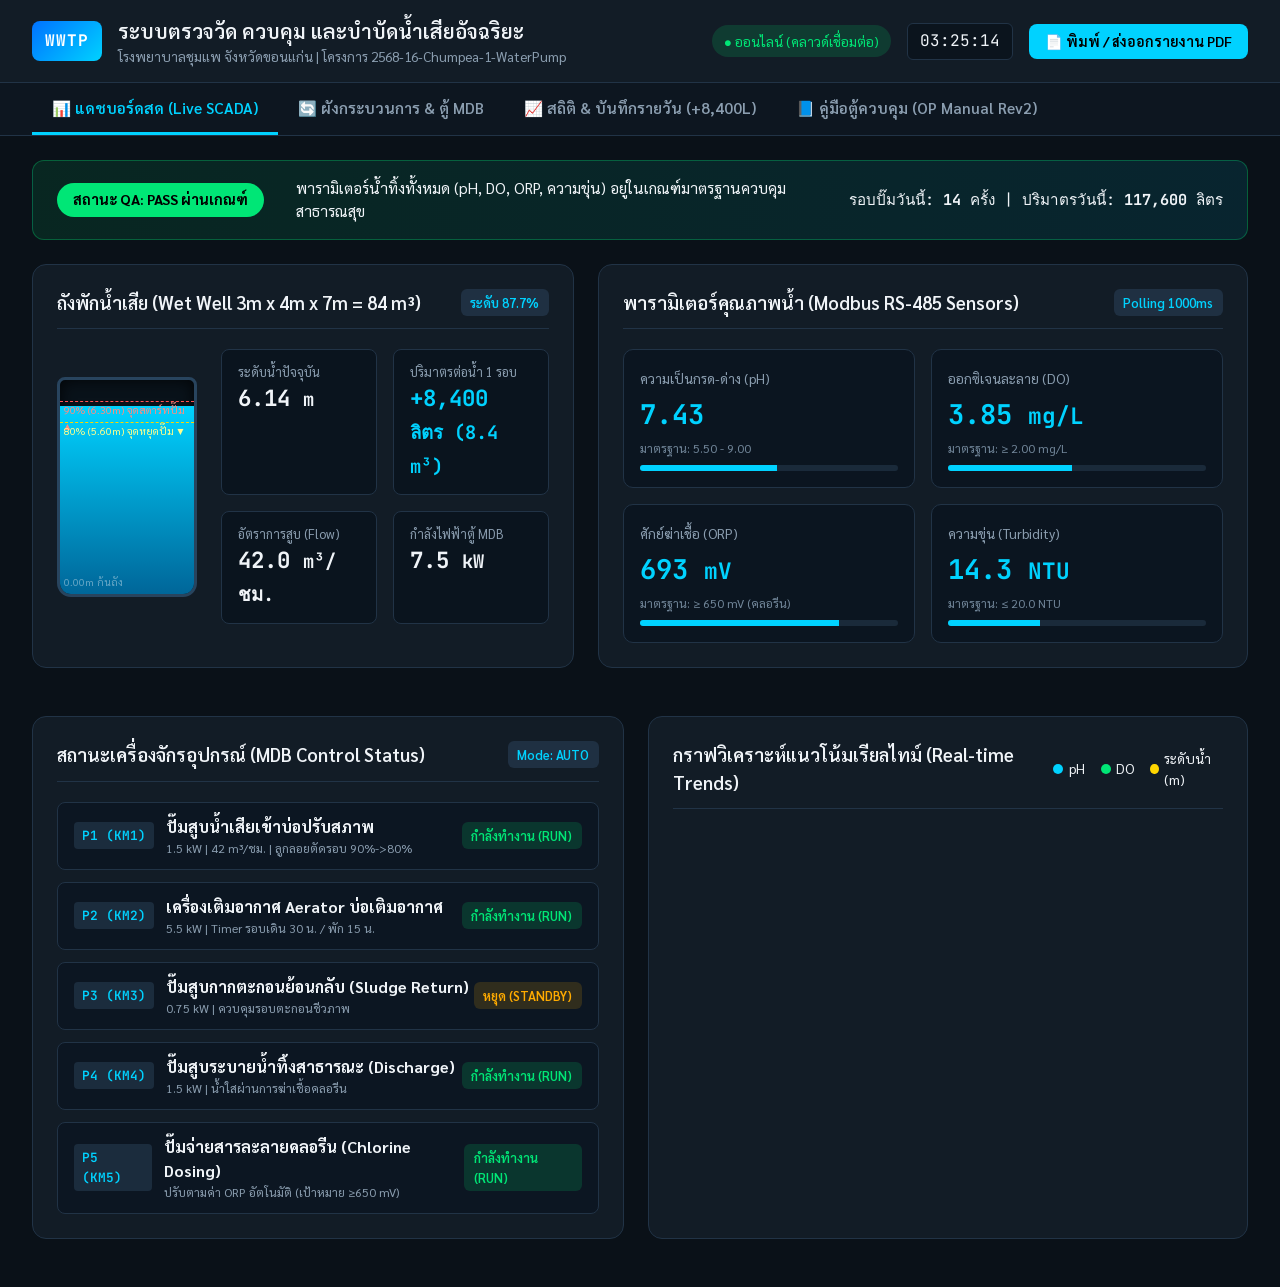
<file: web/index.html>
<!DOCTYPE html>
<html lang="th">
<head>
  <meta charset="UTF-8">
  <meta name="viewport" content="width=device-width, initial-scale=1.0">
  <title>Hospital WWTP SCADA - รพ.ชุมแพ ขอนแก่น</title>
  <link rel="stylesheet" href="style.css">
  <link rel="preconnect" href="https://fonts.googleapis.com">
  <link rel="preconnect" href="https://fonts.gstatic.com" crossorigin>
  <link href="https://fonts.googleapis.com/css2?family=Sarabun:wght@300;400;600;700&family=JetBrains+Mono:wght@400;600&display=swap" rel="stylesheet">
</head>
<body>
  <!-- Header Bar -->
  <header class="navbar">
    <div class="nav-brand">
      <div class="logo-badge">WWTP</div>
      <div>
        <h1 class="nav-title">ระบบตรวจวัด ควบคุม และบำบัดน้ำเสียอัจฉริยะ</h1>
        <p class="nav-subtitle">โรงพยาบาลชุมแพ จังหวัดขอนแก่น | โครงการ 2568-16-Chumpea-1-WaterPump</p>
      </div>
    </div>
    <div class="nav-actions">
      <span class="status-indicator online" id="connectionStatus">● ออนไลน์ (คลาวด์เชื่อมต่อ)</span>
      <span class="system-clock" id="liveClock">00:00:00</span>
      <button class="btn btn-primary" onclick="exportReportPDF()">📄 พิมพ์ / ส่งออกรายงาน PDF</button>
    </div>
  </header>

  <!-- Navigation Tabs -->
  <nav class="subnav">
    <button class="tab-btn active" onclick="switchTab('dashboard')">📊 แดชบอร์ดสด (Live SCADA)</button>
    <button class="tab-btn" onclick="switchTab('process')">🔄 ผังกระบวนการ & ตู้ MDB</button>
    <button class="tab-btn" onclick="switchTab('analytics')">📈 สถิติ & บันทึกรายวัน (+8,400L)</button>
    <button class="tab-btn" onclick="switchTab('manual')">📘 คู่มือตู้ควบคุม (OP Manual Rev2)</button>
  </nav>

  <!-- Main Container -->
  <main class="main-content">
    
    <!-- Tab 1: Live SCADA Dashboard -->
    <section id="tab-dashboard" class="tab-pane active">
      <!-- Top Alert / Compliance Banner -->
      <div class="qa-banner" id="qaBanner">
        <div class="qa-status-pill pass" id="qaPill">สถานะ QA: PASS ผ่านเกณฑ์</div>
        <div class="qa-details" id="qaDetails">
          พารามิเตอร์น้ำทิ้งทั้งหมด (pH, DO, ORP, ความขุ่น) อยู่ในเกณฑ์มาตรฐานควบคุมสาธารณสุข
        </div>
        <div class="qa-cycle-stat">
          รอบปั๊มวันนี้: <strong id="cycleCounter">14</strong> ครั้ง | ปริมาตรวันนี้: <strong id="dailyVolume">117,600</strong> ลิตร
        </div>
      </div>

      <!-- SCADA Grid -->
      <div class="scada-grid">
        <!-- Tank Visualization Card -->
        <div class="card tank-card">
          <div class="card-header">
            <h3>ถังพักน้ำเสีย (Wet Well 3m x 4m x 7m = 84 m³)</h3>
            <span class="badge" id="tankLevelPctBadge">ระดับ 88.5%</span>
          </div>
          <div class="tank-visual-container">
            <div class="tank-wrapper">
              <!-- Tank Fluid -->
              <div class="tank-fluid" id="tankFluid" style="height: 85%;">
                <div class="wave"></div>
                <div class="wave wave2"></div>
              </div>
              <!-- Level Markers -->
              <div class="tank-line line-90">
                <span>90% (6.30m) จุดสตาร์ทปั๊ม ▲</span>
              </div>
              <div class="tank-line line-80">
                <span>80% (5.60m) จุดหยุดปั๊ม ▼</span>
              </div>
              <div class="tank-line line-0">
                <span>0.00m ก้นถัง</span>
              </div>
            </div>
            <!-- Tank Readings -->
            <div class="tank-stats">
              <div class="stat-group">
                <span class="stat-label">ระดับน้ำปัจจุบัน</span>
                <span class="stat-value" id="waterLevelVal">6.15 <small>m</small></span>
              </div>
              <div class="stat-group">
                <span class="stat-label">ปริมาตรต่อน้ำ 1 รอบ</span>
                <span class="stat-value highlight">+8,400 <small>ลิตร (8.4 m³)</small></span>
              </div>
              <div class="stat-group">
                <span class="stat-label">อัตราการสูบ (Flow)</span>
                <span class="stat-value" id="flowRateVal">42.0 <small>m³/ชม.</small></span>
              </div>
              <div class="stat-group">
                <span class="stat-label">กำลังไฟฟ้าตู้ MDB</span>
                <span class="stat-value" id="powerVal">7.2 <small>kW</small></span>
              </div>
            </div>
          </div>
        </div>

        <!-- Telemetry Gauges Card -->
        <div class="card telemetry-card">
          <div class="card-header">
            <h3>พารามิเตอร์คุณภาพน้ำ (Modbus RS-485 Sensors)</h3>
            <span class="badge badge-online">Polling 1000ms</span>
          </div>
          <div class="sensor-grid">
            <div class="sensor-box" id="box-ph">
              <span class="sensor-title">ความเป็นกรด-ด่าง (pH)</span>
              <div class="sensor-val" id="val-ph">7.35</div>
              <span class="sensor-std">มาตรฐาน: 5.50 - 9.00</span>
              <div class="sensor-bar"><div class="fill" id="bar-ph" style="width: 55%;"></div></div>
            </div>

            <div class="sensor-box" id="box-do">
              <span class="sensor-title">ออกซิเจนละลาย (DO)</span>
              <div class="sensor-val" id="val-do">3.85 <small>mg/L</small></div>
              <span class="sensor-std">มาตรฐาน: ≥ 2.00 mg/L</span>
              <div class="sensor-bar"><div class="fill" id="bar-do" style="width: 65%;"></div></div>
            </div>

            <div class="sensor-box" id="box-orp">
              <span class="sensor-title">ศักย์ฆ่าเชื้อ (ORP)</span>
              <div class="sensor-val" id="val-orp">685 <small>mV</small></div>
              <span class="sensor-std">มาตรฐาน: ≥ 650 mV (คลอรีน)</span>
              <div class="sensor-bar"><div class="fill" id="bar-orp" style="width: 78%;"></div></div>
            </div>

            <div class="sensor-box" id="box-turb">
              <span class="sensor-title">ความขุ่น (Turbidity)</span>
              <div class="sensor-val" id="val-turb">14.2 <small>NTU</small></div>
              <span class="sensor-std">มาตรฐาน: ≤ 20.0 NTU</span>
              <div class="sensor-bar"><div class="fill" id="bar-turb" style="width: 35%;"></div></div>
            </div>
          </div>
        </div>
      </div>

      <!-- Equipment Status & Controls -->
      <div class="bottom-grid">
        <!-- Motor / Pump Status -->
        <div class="card">
          <div class="card-header">
            <h3>สถานะเครื่องจักรอุปกรณ์ (MDB Control Status)</h3>
            <span class="badge badge-primary">Mode: AUTO</span>
          </div>
          <div class="equip-list">
            <div class="equip-row">
              <div class="equip-meta">
                <span class="equip-tag">P1 (KM1)</span>
                <div>
                  <strong>ปั๊มสูบน้ำเสียเข้าบ่อปรับสภาพ</strong>
                  <div class="subtext">1.5 kW | 42 m³/ชม. | ลูกลอยตัดรอบ 90%->80%</div>
                </div>
              </div>
              <span class="status-badge running" id="pumpP1Status">กำลังทำงาน (RUN)</span>
            </div>

            <div class="equip-row">
              <div class="equip-meta">
                <span class="equip-tag">P2 (KM2)</span>
                <div>
                  <strong>เครื่องเติมอากาศ Aerator บ่อเติมอากาศ</strong>
                  <div class="subtext">5.5 kW | Timer รอบเดิน 30 น. / พัก 15 น.</div>
                </div>
              </div>
              <span class="status-badge running" id="pumpP2Status">กำลังทำงาน (RUN)</span>
            </div>

            <div class="equip-row">
              <div class="equip-meta">
                <span class="equip-tag">P3 (KM3)</span>
                <div>
                  <strong>ปั๊มสูบกากตะกอนย้อนกลับ (Sludge Return)</strong>
                  <div class="subtext">0.75 kW | ควบคุมรอบตะกอนชีวภาพ</div>
                </div>
              </div>
              <span class="status-badge stopped" id="pumpP3Status">หยุด (STANDBY)</span>
            </div>

            <div class="equip-row">
              <div class="equip-meta">
                <span class="equip-tag">P4 (KM4)</span>
                <div>
                  <strong>ปั๊มสูบระบายน้ำทิ้งสาธารณะ (Discharge)</strong>
                  <div class="subtext">1.5 kW | น้ำใสผ่านการฆ่าเชื้อคลอรีน</div>
                </div>
              </div>
              <span class="status-badge running" id="pumpP4Status">กำลังทำงาน (RUN)</span>
            </div>

            <div class="equip-row">
              <div class="equip-meta">
                <span class="equip-tag">P5 (KM5)</span>
                <div>
                  <strong>ปั๊มจ่ายสารละลายคลอรีน (Chlorine Dosing)</strong>
                  <div class="subtext">ปรับตามค่า ORP อัตโนมัติ (เป้าหมาย ≥650 mV)</div>
                </div>
              </div>
              <span class="status-badge running" id="pumpP5Status">กำลังทำงาน (RUN)</span>
            </div>
          </div>
        </div>

        <!-- Live Trend Chart -->
        <div class="card">
          <div class="card-header">
            <h3>กราฟวิเคราะห์แนวโน้มเรียลไทม์ (Real-time Trends)</h3>
            <div class="chart-legend">
              <span class="legend-item"><span class="dot ph"></span> pH</span>
              <span class="legend-item"><span class="dot do"></span> DO</span>
              <span class="legend-item"><span class="dot lvl"></span> ระดับน้ำ (m)</span>
            </div>
          </div>
          <div class="chart-container">
            <canvas id="trendCanvas" width="550" height="240"></canvas>
          </div>
        </div>
      </div>
    </section>

    <!-- Tab 2: Process Flow & Blueprint -->
    <section id="tab-process" class="tab-pane">
      <div class="card">
        <div class="card-header">
          <h3>แบบแปลนผังกระบวนการ (Process Flow) และตู้ควบคุมอัจฉริยะ</h3>
          <span class="badge">รพ.ชุมแพ ขอนแก่น</span>
        </div>
        <div class="flow-steps-grid">
          <div class="flow-step">
            <div class="step-num">1</div>
            <h4>บ่อดักขยะ (Screen Chamber)</h4>
            <p>ดักเศษขยะและสิ่งปฏิกูลหยาบ ก่อนน้ำเสียไหลเข้าบ่อสูบ</p>
          </div>
          <div class="flow-step highlight">
            <div class="step-num">2</div>
            <h4>บ่อสูบน้ำเสีย (Sump Pit)</h4>
            <p>ถังพัก 3x4x7m (84 m³) ลูกลอย FS-H/FS-L ตัดรอบสูบ 8,400 ลิตร/รอบ</p>
          </div>
          <div class="flow-step">
            <div class="step-num">3</div>
            <h4>ถังปรับสภาพ (Equalization)</h4>
            <p>ปรับสมดุลการไหลและค่า pH ให้คงที่ก่อนเข้าสู่บ่อชีวภาพ</p>
          </div>
          <div class="flow-step">
            <div class="step-num">4</div>
            <h4>ถังเติมอากาศ (Aeration Tank)</h4>
            <p>Aerator 5.5 kW เติมออกซิเจนให้จุลินทรีย์ (DO ≥ 2.0 mg/L)</p>
          </div>
          <div class="flow-step">
            <div class="step-num">5</div>
            <h4>ถังตกตะกอน (Sedimentation)</h4>
            <p>แยกน้ำใสออกจากกากตะกอน สูบ Sludge Return กลับบ่อ</p>
          </div>
          <div class="flow-step">
            <div class="step-num">6</div>
            <h4>ถังสัมผัสคลอรีน (Disinfection)</h4>
            <p>ฆ่าเชื้อโรคด้วยคลอรีน (ORP ≥ 650 mV) ก่อนระบายน้ำทิ้ง</p>
          </div>
        </div>
        <div class="circuit-summary">
          <h4>วงจรไฟฟ้าตู้ MDB และเบรกเกอร์</h4>
          <div class="breaker-grid">
            <div class="breaker-item"><strong>Q1:</strong> Main MCCB 100A (3P)</div>
            <div class="breaker-item"><strong>Q2:</strong> ปั๊มน้ำเสีย P1 (16A 3P)</div>
            <div class="breaker-item"><strong>Q3:</strong> เครื่องเติมอากาศ P2 (20A 3P)</div>
            <div class="breaker-item"><strong>Q4:</strong> ตะกอนย้อนกลับ P3 (10A 3P)</div>
            <div class="breaker-item"><strong>Q5:</strong> ปั๊มน้ำทิ้ง P4 (16A 3P)</div>
            <div class="breaker-item"><strong>Q6:</strong> ปั๊มคลอรีน P5 (6A 1P)</div>
            <div class="breaker-item"><strong>Q7:</strong> วงจรควบคุม 24VDC (10A)</div>
            <div class="breaker-item highlight"><strong>E-Stop:</strong> ปุ่มหยุดฉุกเฉิน Safety Bus</div>
          </div>
        </div>
      </div>
    </section>

    <!-- Tab 3: Analytics & Daily Records -->
    <section id="tab-analytics" class="tab-pane">
      <div class="card">
        <div class="card-header">
          <h3>สรุปสถิติประจำวันและรายเดือน (QA Compliance Report)</h3>
          <div>
            <button class="btn btn-secondary" onclick="downloadCSV()">📥 ดาวน์โหลดไฟล์ Excel (CSV)</button>
            <button class="btn btn-primary" onclick="exportReportPDF()">📄 พิมพ์รายงาน PDF</button>
          </div>
        </div>
        <div class="stats-overview-grid">
          <div class="metric-card">
            <span class="m-label">รอบปั๊มสูบวันนี้ (ครั้ง)</span>
            <span class="m-val" id="repDailyCycles">14</span>
            <span class="m-sub">คำนวณจาก Falling Edge 1->0</span>
          </div>
          <div class="metric-card">
            <span class="m-label">ปริมาณน้ำบำบัดวันนี้ (ลิตร)</span>
            <span class="m-val" id="repDailyLiters">117,600</span>
            <span class="m-sub">14 รอบ x 8,400 ลิตร</span>
          </div>
          <div class="metric-card">
            <span class="m-label">ปริมาณน้ำสะสมเดือนนี้ (m³)</span>
            <span class="m-val" id="repMonthlyM3">2,856.0</span>
            <span class="m-sub">คิดเป็น 2,856,000 ลิตร</span>
          </div>
          <div class="metric-card">
            <span class="m-label">อัตราผ่านเกณฑ์มาตรฐาน</span>
            <span class="m-val text-success">99.4%</span>
            <span class="m-sub">เกณฑ์ pH, DO, ORP สาธารณสุข</span>
          </div>
        </div>
        <div class="table-container">
          <table class="report-table">
            <thead>
              <tr>
                <th>เวลา</th>
                <th>ระดับน้ำ (m)</th>
                <th>pH</th>
                <th>DO (mg/L)</th>
                <th>ORP (mV)</th>
                <th>ความขุ่น (NTU)</th>
                <th>สถานะปั๊ม</th>
                <th>ปริมาตรรอบนี้</th>
                <th>สถานะ QA</th>
              </tr>
            </thead>
            <tbody id="reportTableBody">
              <!-- Dynamically populated rows -->
            </tbody>
          </table>
        </div>
      </div>
    </section>

    <!-- Tab 4: OP Manual Rev2 & FAQ -->
    <section id="tab-manual" class="tab-pane">
      <div class="card">
        <div class="card-header">
          <h3>คู่มือการใช้งานและบำรุงรักษาตู้ควบคุม (OP Manual Rev.2)</h3>
          <div class="search-box">
            <input type="text" id="manualSearchInput" placeholder="🔍 ค้นหาคีย์เวิร์ดในคู่มือ (เช่น ลูกลอย, pH, Overload)..." onkeyup="filterManual()">
          </div>
        </div>
        <div class="manual-content" id="manualContainer">
          <div class="manual-section" data-keywords="สเปก บอร์ด esp32 raspberry pi สเปค">
            <h4>1. ข้อมูลจำเพาะของบอร์ดควบคุม (Hardware Specifications)</h4>
            <p><strong>ESP32-S3:</strong> ความเร็ว 240 MHz Dual-core, SRAM 512KB, Flash 8MB ทำหน้าที่อ่านเซนเซอร์ Modbus RS-485 และประมวลผลลอจิกตัดรอบปั๊มน้ำ 90% -> 80% (+8,400 ลิตร)</p>
            <p><strong>Raspberry Pi 3 Model B+:</strong> 64-bit 1.4 GHz, RAM 1GB ทำหน้าที่เป็น MQTT Broker, Data Logging และจัดทำรายงานรายวัน/รายเดือน</p>
          </div>

          <div class="manual-section" data-keywords="ลูกลอย 90% 80% ปริมาตร 8400 ลิตร ถังพักน้ำ">
            <h4>2. มิติถังพักและการคำนวณปริมาตรไฮดรอลิกส์</h4>
            <p>ถังพักน้ำเสียขนาด กว้าง 3.0m x ยาว 4.0m x ลึก 7.0m ปริมาตรรวม 84.0 m³</p>
            <p>ลูกลอย FS-H สั่งเริ่มสูบที่ 90% (6.30m) และ FS-L สั่งหยุดสูบที่ 80% (5.60m) ความสูงลดลง 0.70m</p>
            <p><strong>ปริมาตรน้ำที่สูบออกต่อ 1 รอบ = 3 x 4 x 0.70 = 8.40 m³ = 8,400 ลิตร</strong></p>
          </div>

          <div class="manual-section" data-keywords="ปัญหา แก้ไข trouble overload ปั๊มไม่ตัด e-stop rs485">
            <h4>3. การแก้ไขปัญหาเบื้องต้นหน้างาน (Troubleshooting Matrix)</h4>
            <ul>
              <li><strong>ปั๊มไม่ยอมตัดเมื่อน้ำลด:</strong> ให้หมุนสวิตช์หน้าตู้ไปที่ OFF ทันที ตรวจสอบลูกลอย FS-L ทำความสะอาดคราบไขมัน</li>
              <li><strong>ไฟ Overload Trip ติดค้าง:</strong> สับเบรกเกอร์ลง ตรวจสอบเศษขยะอุดตันใบพัดปั๊ม และกดปุ่ม Reset สีฟ้าบน Thermal Overload</li>
              <li><strong>ค่า pH หรือ DO ไม่ขึ้น:</strong> ตรวจสอบสาย RS-485 ขั้ว A-B และล้างคราบเมือกแบคทีเรียบนหัวโพรบ</li>
            </ul>
          </div>

          <div class="manual-section" data-keywords="faq คำถาม บ่อย เน็ตหลุด loto ปลอดภัย">
            <h4>4. คำถามที่พบบ่อย (FAQ)</h4>
            <p><strong>ถาม: หากเน็ตหลุด ตู้ควบคุมยังทำงานอัตโนมัติได้หรือไม่?</strong><br>ตอบ: ทำงานได้ตามปกติ 100% ลอจิกทำงานบนบอร์ด ESP32 โดยตรง ไม่ได้พึ่งพาคลาวด์</p>
            <p><strong>ถาม: ความปลอดภัยด้านไฟฟ้าและเคมีมีข้อควรระวังใดบ้าง?</strong><br>ตอบ: ต้องปฏิบัติตามมาตรฐาน LOTO ตัดไฟทุกครั้งก่อนเปิดตู้ และห้ามลงบ่อพักน้ำเสียโดยไม่มีอุปกรณ์ตรวจวัดก๊าซและหน้ากาก SCBA</p>
          </div>
        </div>
      </div>
    </section>

  </main>

  <script src="app.js"></script>
</body>
</html>
</file>
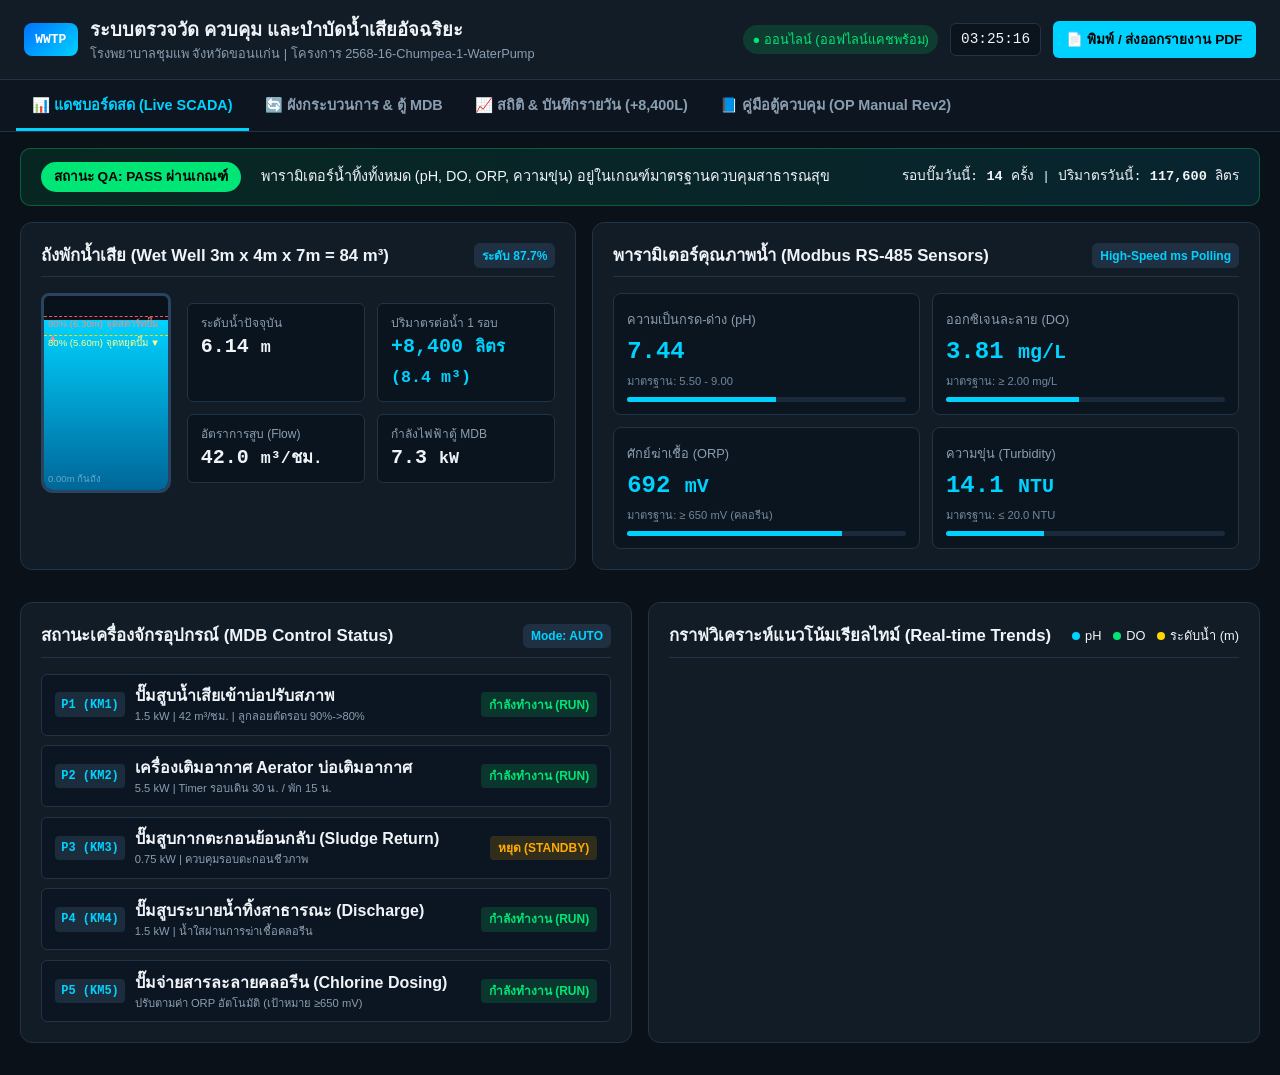
<file: app/src/main/assets/web/index.html>
<!DOCTYPE html>
<html lang="th">
<head>
  <meta charset="UTF-8">
  <meta name="viewport" content="width=device-width, initial-scale=1.0">
  <title>Hospital WWTP SCADA - รพ.ชุมแพ ขอนแก่น</title>
  <link rel="stylesheet" href="style.css">
</head>
<body>
  <header class="navbar">
    <div class="nav-brand">
      <div class="logo-badge">WWTP</div>
      <div>
        <h1 class="nav-title">ระบบตรวจวัด ควบคุม และบำบัดน้ำเสียอัจฉริยะ</h1>
        <p class="nav-subtitle">โรงพยาบาลชุมแพ จังหวัดขอนแก่น | โครงการ 2568-16-Chumpea-1-WaterPump</p>
      </div>
    </div>
    <div class="nav-actions">
      <span class="status-indicator online" id="connectionStatus">● ออนไลน์ (ออฟไลน์แคชพร้อม)</span>
      <span class="system-clock" id="liveClock">00:00:00</span>
      <button class="btn btn-primary" onclick="exportReportPDF()">📄 พิมพ์ / ส่งออกรายงาน PDF</button>
    </div>
  </header>

  <nav class="subnav">
    <button class="tab-btn active" onclick="switchTab('dashboard')">📊 แดชบอร์ดสด (Live SCADA)</button>
    <button class="tab-btn" onclick="switchTab('process')">🔄 ผังกระบวนการ & ตู้ MDB</button>
    <button class="tab-btn" onclick="switchTab('analytics')">📈 สถิติ & บันทึกรายวัน (+8,400L)</button>
    <button class="tab-btn" onclick="switchTab('manual')">📘 คู่มือตู้ควบคุม (OP Manual Rev2)</button>
  </nav>

  <main class="main-content">
    <section id="tab-dashboard" class="tab-pane active">
      <div class="qa-banner" id="qaBanner">
        <div class="qa-status-pill pass" id="qaPill">สถานะ QA: PASS ผ่านเกณฑ์</div>
        <div class="qa-details" id="qaDetails">
          พารามิเตอร์น้ำทิ้งทั้งหมด (pH, DO, ORP, ความขุ่น) อยู่ในเกณฑ์มาตรฐานควบคุมสาธารณสุข
        </div>
        <div class="qa-cycle-stat">
          รอบปั๊มวันนี้: <strong id="cycleCounter">14</strong> ครั้ง | ปริมาตรวันนี้: <strong id="dailyVolume">117,600</strong> ลิตร
        </div>
      </div>

      <div class="scada-grid">
        <div class="card tank-card">
          <div class="card-header">
            <h3>ถังพักน้ำเสีย (Wet Well 3m x 4m x 7m = 84 m³)</h3>
            <span class="badge" id="tankLevelPctBadge">ระดับ 88.5%</span>
          </div>
          <div class="tank-visual-container">
            <div class="tank-wrapper">
              <div class="tank-fluid" id="tankFluid" style="height: 85%;">
                <div class="wave"></div>
              </div>
              <div class="tank-line line-90"><span>90% (6.30m) จุดสตาร์ทปั๊ม ▲</span></div>
              <div class="tank-line line-80"><span>80% (5.60m) จุดหยุดปั๊ม ▼</span></div>
              <div class="tank-line line-0"><span>0.00m ก้นถัง</span></div>
            </div>
            <div class="tank-stats">
              <div class="stat-group">
                <span class="stat-label">ระดับน้ำปัจจุบัน</span>
                <span class="stat-value" id="waterLevelVal">6.15 <small>m</small></span>
              </div>
              <div class="stat-group">
                <span class="stat-label">ปริมาตรต่อน้ำ 1 รอบ</span>
                <span class="stat-value highlight">+8,400 <small>ลิตร (8.4 m³)</small></span>
              </div>
              <div class="stat-group">
                <span class="stat-label">อัตราการสูบ (Flow)</span>
                <span class="stat-value" id="flowRateVal">42.0 <small>m³/ชม.</small></span>
              </div>
              <div class="stat-group">
                <span class="stat-label">กำลังไฟฟ้าตู้ MDB</span>
                <span class="stat-value" id="powerVal">7.2 <small>kW</small></span>
              </div>
            </div>
          </div>
        </div>

        <div class="card telemetry-card">
          <div class="card-header">
            <h3>พารามิเตอร์คุณภาพน้ำ (Modbus RS-485 Sensors)</h3>
            <span class="badge badge-online">High-Speed ms Polling</span>
          </div>
          <div class="sensor-grid">
            <div class="sensor-box" id="box-ph">
              <span class="sensor-title">ความเป็นกรด-ด่าง (pH)</span>
              <div class="sensor-val" id="val-ph">7.35</div>
              <span class="sensor-std">มาตรฐาน: 5.50 - 9.00</span>
              <div class="sensor-bar"><div class="fill" id="bar-ph" style="width: 55%;"></div></div>
            </div>
            <div class="sensor-box" id="box-do">
              <span class="sensor-title">ออกซิเจนละลาย (DO)</span>
              <div class="sensor-val" id="val-do">3.85 <small>mg/L</small></div>
              <span class="sensor-std">มาตรฐาน: ≥ 2.00 mg/L</span>
              <div class="sensor-bar"><div class="fill" id="bar-do" style="width: 65%;"></div></div>
            </div>
            <div class="sensor-box" id="box-orp">
              <span class="sensor-title">ศักย์ฆ่าเชื้อ (ORP)</span>
              <div class="sensor-val" id="val-orp">685 <small>mV</small></div>
              <span class="sensor-std">มาตรฐาน: ≥ 650 mV (คลอรีน)</span>
              <div class="sensor-bar"><div class="fill" id="bar-orp" style="width: 78%;"></div></div>
            </div>
            <div class="sensor-box" id="box-turb">
              <span class="sensor-title">ความขุ่น (Turbidity)</span>
              <div class="sensor-val" id="val-turb">14.2 <small>NTU</small></div>
              <span class="sensor-std">มาตรฐาน: ≤ 20.0 NTU</span>
              <div class="sensor-bar"><div class="fill" id="bar-turb" style="width: 35%;"></div></div>
            </div>
          </div>
        </div>
      </div>

      <div class="bottom-grid">
        <div class="card">
          <div class="card-header">
            <h3>สถานะเครื่องจักรอุปกรณ์ (MDB Control Status)</h3>
            <span class="badge badge-primary">Mode: AUTO</span>
          </div>
          <div class="equip-list">
            <div class="equip-row">
              <div class="equip-meta">
                <span class="equip-tag">P1 (KM1)</span>
                <div>
                  <strong>ปั๊มสูบน้ำเสียเข้าบ่อปรับสภาพ</strong>
                  <div class="subtext">1.5 kW | 42 m³/ชม. | ลูกลอยตัดรอบ 90%->80%</div>
                </div>
              </div>
              <span class="status-badge running" id="pumpP1Status">กำลังทำงาน (RUN)</span>
            </div>
            <div class="equip-row">
              <div class="equip-meta">
                <span class="equip-tag">P2 (KM2)</span>
                <div>
                  <strong>เครื่องเติมอากาศ Aerator บ่อเติมอากาศ</strong>
                  <div class="subtext">5.5 kW | Timer รอบเดิน 30 น. / พัก 15 น.</div>
                </div>
              </div>
              <span class="status-badge running" id="pumpP2Status">กำลังทำงาน (RUN)</span>
            </div>
            <div class="equip-row">
              <div class="equip-meta">
                <span class="equip-tag">P3 (KM3)</span>
                <div>
                  <strong>ปั๊มสูบกากตะกอนย้อนกลับ (Sludge Return)</strong>
                  <div class="subtext">0.75 kW | ควบคุมรอบตะกอนชีวภาพ</div>
                </div>
              </div>
              <span class="status-badge stopped" id="pumpP3Status">หยุด (STANDBY)</span>
            </div>
            <div class="equip-row">
              <div class="equip-meta">
                <span class="equip-tag">P4 (KM4)</span>
                <div>
                  <strong>ปั๊มสูบระบายน้ำทิ้งสาธารณะ (Discharge)</strong>
                  <div class="subtext">1.5 kW | น้ำใสผ่านการฆ่าเชื้อคลอรีน</div>
                </div>
              </div>
              <span class="status-badge running" id="pumpP4Status">กำลังทำงาน (RUN)</span>
            </div>
            <div class="equip-row">
              <div class="equip-meta">
                <span class="equip-tag">P5 (KM5)</span>
                <div>
                  <strong>ปั๊มจ่ายสารละลายคลอรีน (Chlorine Dosing)</strong>
                  <div class="subtext">ปรับตามค่า ORP อัตโนมัติ (เป้าหมาย ≥650 mV)</div>
                </div>
              </div>
              <span class="status-badge running" id="pumpP5Status">กำลังทำงาน (RUN)</span>
            </div>
          </div>
        </div>

        <div class="card">
          <div class="card-header">
            <h3>กราฟวิเคราะห์แนวโน้มเรียลไทม์ (Real-time Trends)</h3>
            <div class="chart-legend">
              <span class="legend-item"><span class="dot ph"></span> pH</span>
              <span class="legend-item"><span class="dot do"></span> DO</span>
              <span class="legend-item"><span class="dot lvl"></span> ระดับน้ำ (m)</span>
            </div>
          </div>
          <div class="chart-container">
            <canvas id="trendCanvas" width="550" height="240"></canvas>
          </div>
        </div>
      </div>
    </section>

    <section id="tab-process" class="tab-pane">
      <div class="card">
        <div class="card-header">
          <h3>แบบแปลนผังกระบวนการ (Process Flow) และตู้ควบคุมอัจฉริยะ</h3>
          <span class="badge">รพ.ชุมแพ ขอนแก่น</span>
        </div>
        <div class="flow-steps-grid">
          <div class="flow-step">
            <div class="step-num">1</div>
            <h4>บ่อดักขยะ (Screen Chamber)</h4>
            <p>ดักเศษขยะและสิ่งปฏิกูลหยาบ ก่อนน้ำเสียไหลเข้าบ่อสูบ</p>
          </div>
          <div class="flow-step highlight">
            <div class="step-num">2</div>
            <h4>บ่อสูบน้ำเสีย (Sump Pit)</h4>
            <p>ถังพัก 3x4x7m (84 m³) ลูกลอย FS-H/FS-L ตัดรอบสูบ 8,400 ลิตร/รอบ</p>
          </div>
          <div class="flow-step">
            <div class="step-num">3</div>
            <h4>ถังปรับสภาพ (Equalization)</h4>
            <p>ปรับสมดุลการไหลและค่า pH ให้คงที่ก่อนเข้าสู่บ่อชีวภาพ</p>
          </div>
          <div class="flow-step">
            <div class="step-num">4</div>
            <h4>ถังเติมอากาศ (Aeration Tank)</h4>
            <p>Aerator 5.5 kW เติมออกซิเจนให้จุลินทรีย์ (DO ≥ 2.0 mg/L)</p>
          </div>
          <div class="flow-step">
            <div class="step-num">5</div>
            <h4>ถังตกตะกอน (Sedimentation)</h4>
            <p>แยกน้ำใสออกจากกากตะกอน สูบ Sludge Return กลับบ่อ</p>
          </div>
          <div class="flow-step">
            <div class="step-num">6</div>
            <h4>ถังสัมผัสคลอรีน (Disinfection)</h4>
            <p>ฆ่าเชื้อโรคด้วยคลอรีน (ORP ≥ 650 mV) ก่อนระบายน้ำทิ้ง</p>
          </div>
        </div>
        <div class="circuit-summary">
          <h4>วงจรไฟฟ้าตู้ MDB และเบรกเกอร์</h4>
          <div class="breaker-grid">
            <div class="breaker-item"><strong>Q1:</strong> Main MCCB 100A (3P)</div>
            <div class="breaker-item"><strong>Q2:</strong> ปั๊มน้ำเสีย P1 (16A 3P)</div>
            <div class="breaker-item"><strong>Q3:</strong> เครื่องเติมอากาศ P2 (20A 3P)</div>
            <div class="breaker-item"><strong>Q4:</strong> ตะกอนย้อนกลับ P3 (10A 3P)</div>
            <div class="breaker-item"><strong>Q5:</strong> ปั๊มน้ำทิ้ง P4 (16A 3P)</div>
            <div class="breaker-item"><strong>Q6:</strong> ปั๊มคลอรีน P5 (6A 1P)</div>
            <div class="breaker-item"><strong>Q7:</strong> วงจรควบคุม 24VDC (10A)</div>
            <div class="breaker-item highlight"><strong>E-Stop:</strong> ปุ่มหยุดฉุกเฉิน Safety Bus</div>
          </div>
        </div>
      </div>
    </section>

    <section id="tab-analytics" class="tab-pane">
      <div class="card">
        <div class="card-header">
          <h3>สรุปสถิติประจำวันและรายเดือน (QA Compliance Report)</h3>
          <div>
            <button class="btn btn-secondary" onclick="downloadCSV()">📥 ดาวน์โหลดไฟล์ Excel (CSV)</button>
            <button class="btn btn-primary" onclick="exportReportPDF()">📄 พิมพ์รายงาน PDF</button>
          </div>
        </div>
        <div class="stats-overview-grid">
          <div class="metric-card">
            <span class="m-label">รอบปั๊มสูบวันนี้ (ครั้ง)</span>
            <span class="m-val" id="repDailyCycles">14</span>
            <span class="m-sub">คำนวณจาก Falling Edge 1->0</span>
          </div>
          <div class="metric-card">
            <span class="m-label">ปริมาณน้ำบำบัดวันนี้ (ลิตร)</span>
            <span class="m-val" id="repDailyLiters">117,600</span>
            <span class="m-sub">14 รอบ x 8,400 ลิตร</span>
          </div>
          <div class="metric-card">
            <span class="m-label">ปริมาณน้ำสะสมเดือนนี้ (m³)</span>
            <span class="m-val" id="repMonthlyM3">2,856.0</span>
            <span class="m-sub">คิดเป็น 2,856,000 ลิตร</span>
          </div>
          <div class="metric-card">
            <span class="m-label">อัตราผ่านเกณฑ์มาตรฐาน</span>
            <span class="m-val text-success">99.4%</span>
            <span class="m-sub">เกณฑ์ pH, DO, ORP สาธารณสุข</span>
          </div>
        </div>
        <div class="table-container">
          <table class="report-table">
            <thead>
              <tr>
                <th>เวลา</th>
                <th>ระดับน้ำ (m)</th>
                <th>pH</th>
                <th>DO (mg/L)</th>
                <th>ORP (mV)</th>
                <th>ความขุ่น (NTU)</th>
                <th>สถานะปั๊ม</th>
                <th>ปริมาตรรอบนี้</th>
                <th>สถานะ QA</th>
              </tr>
            </thead>
            <tbody id="reportTableBody"></tbody>
          </table>
        </div>
      </div>
    </section>

    <section id="tab-manual" class="tab-pane">
      <div class="card">
        <div class="card-header">
          <h3>คู่มือการใช้งานและบำรุงรักษาตู้ควบคุม (OP Manual Rev.2)</h3>
          <div class="search-box">
            <input type="text" id="manualSearchInput" placeholder="🔍 ค้นหาคีย์เวิร์ดในคู่มือ (เช่น ลูกลอย, pH, Overload)..." onkeyup="filterManual()">
          </div>
        </div>
        <div class="manual-content" id="manualContainer">
          <div class="manual-section" data-keywords="สเปก บอร์ด esp32 raspberry pi สเปค">
            <h4>1. ข้อมูลจำเพาะของบอร์ดควบคุม (Hardware Specifications)</h4>
            <p><strong>ESP32-S3:</strong> ความเร็ว 240 MHz Dual-core, SRAM 512KB, Flash 8MB ทำหน้าที่อ่านเซนเซอร์ Modbus RS-485 และประมวลผลลอจิกตัดรอบปั๊มน้ำ 90% -> 80% (+8,400 ลิตร)</p>
            <p><strong>Raspberry Pi 3 Model B+:</strong> 64-bit 1.4 GHz, RAM 1GB ทำหน้าที่เป็น MQTT Broker, Data Logging และจัดทำรายงานรายวัน/รายเดือน</p>
          </div>
          <div class="manual-section" data-keywords="ลูกลอย 90% 80% ปริมาตร 8400 ลิตร ถังพักน้ำ">
            <h4>2. มิติถังพักและการคำนวณปริมาตรไฮดรอลิกส์</h4>
            <p>ถังพักน้ำเสียขนาด กว้าง 3.0m x ยาว 4.0m x ลึก 7.0m ปริมาตรรวม 84.0 m³</p>
            <p>ลูกลอย FS-H สั่งเริ่มสูบที่ 90% (6.30m) และ FS-L สั่งหยุดสูบที่ 80% (5.60m) ความสูงลดลง 0.70m</p>
            <p><strong>ปริมาตรน้ำที่สูบออกต่อ 1 รอบ = 3 x 4 x 0.70 = 8.40 m³ = 8,400 ลิตร</strong></p>
          </div>
          <div class="manual-section" data-keywords="ปัญหา แก้ไข trouble overload ปั๊มไม่ตัด e-stop rs485">
            <h4>3. การแก้ไขปัญหาเบื้องต้นหน้างาน (Troubleshooting Matrix)</h4>
            <ul>
              <li><strong>ปั๊มไม่ยอมตัดเมื่อน้ำลด:</strong> ให้หมุนสวิตช์หน้าตู้ไปที่ OFF ทันที ตรวจสอบลูกลอย FS-L ทำความสะอาดคราบไขมัน</li>
              <li><strong>ไฟ Overload Trip ติดค้าง:</strong> สับเบรกเกอร์ลง ตรวจสอบเศษขยะอุดตันใบพัดปั๊ม และกดปุ่ม Reset สีฟ้าบน Thermal Overload</li>
              <li><strong>ค่า pH หรือ DO ไม่ขึ้น:</strong> ตรวจสอบสาย RS-485 ขั้ว A-B และล้างคราบเมือกแบคทีเรียบนหัวโพรบ</li>
            </ul>
          </div>
          <div class="manual-section" data-keywords="faq คำถาม บ่อย เน็ตหลุด loto ปลอดภัย">
            <h4>4. คำถามที่พบบ่อย (FAQ)</h4>
            <p><strong>ถาม: หากเน็ตหลุด ตู้ควบคุมยังทำงานอัตโนมัติได้หรือไม่?</strong><br>ตอบ: ทำงานได้ตามปกติ 100% ลอจิกทำงานบนบอร์ด ESP32 โดยตรง ไม่ได้พึ่งพาคลาวด์</p>
            <p><strong>ถาม: ความปลอดภัยด้านไฟฟ้าและเคมีมีข้อควรระวังใดบ้าง?</strong><br>ตอบ: ต้องปฏิบัติตามมาตรฐาน LOTO ตัดไฟทุกครั้งก่อนเปิดตู้ และห้ามลงบ่อพักน้ำเสียโดยไม่มีอุปกรณ์ตรวจวัดก๊าซและหน้ากาก SCBA</p>
          </div>
        </div>
      </div>
    </section>
  </main>

  <script src="app.js"></script>
</body>
</html>
</file>
<file: web/style.css>
:root {
  --bg-dark: #0a1118;
  --bg-card: #121c26;
  --bg-card-hover: #182533;
  --border-color: #213346;
  --text-main: #f0f4f8;
  --text-muted: #8b9eb0;
  --primary: #00d2ff;
  --primary-glow: rgba(0, 210, 255, 0.2);
  --success: #00e676;
  --warning: #ffab00;
  --danger: #ff5252;
  --font-thai: 'Sarabun', sans-serif;
  --font-mono: 'JetBrains Mono', monospace;
}

* {
  box-sizing: border-box;
  margin: 0;
  padding: 0;
}

body {
  background-color: var(--bg-dark);
  color: var(--text-main);
  font-family: var(--font-thai);
  line-height: 1.5;
  min-height: 100vh;
}

/* Navbar */
.navbar {
  display: flex;
  justify-content: space-between;
  align-items: center;
  background-color: var(--bg-card);
  padding: 1rem 2rem;
  border-bottom: 1px solid var(--border-color);
  flex-wrap: wrap;
  gap: 1rem;
}

.nav-brand {
  display: flex;
  align-items: center;
  gap: 1rem;
}

.logo-badge {
  background: linear-gradient(135deg, #0072ff, #00d2ff);
  color: white;
  font-weight: 700;
  font-family: var(--font-mono);
  padding: 0.5rem 0.8rem;
  border-radius: 8px;
  letter-spacing: 1px;
}

.nav-title {
  font-size: 1.25rem;
  font-weight: 600;
}

.nav-subtitle {
  font-size: 0.85rem;
  color: var(--text-muted);
}

.nav-actions {
  display: flex;
  align-items: center;
  gap: 1rem;
}

.status-indicator {
  font-size: 0.85rem;
  padding: 0.35rem 0.75rem;
  border-radius: 20px;
  background-color: rgba(0, 230, 118, 0.15);
  color: var(--success);
}

.system-clock {
  font-family: var(--font-mono);
  font-size: 1rem;
  background-color: #0b141d;
  padding: 0.35rem 0.75rem;
  border-radius: 6px;
  border: 1px solid var(--border-color);
}

/* Subnav Tabs */
.subnav {
  display: flex;
  background-color: #0d1620;
  border-bottom: 1px solid var(--border-color);
  padding: 0 2rem;
  overflow-x: auto;
}

.tab-btn {
  background: none;
  border: none;
  color: var(--text-muted);
  font-family: var(--font-thai);
  font-size: 0.95rem;
  font-weight: 600;
  padding: 0.9rem 1.25rem;
  cursor: pointer;
  border-bottom: 3px solid transparent;
  transition: all 0.2s;
  white-space: nowrap;
}

.tab-btn:hover {
  color: var(--text-main);
}

.tab-btn.active {
  color: var(--primary);
  border-bottom-color: var(--primary);
}

/* Main Content */
.main-content {
  padding: 1.5rem 2rem;
  max-width: 1400px;
  margin: 0 auto;
}

.tab-pane {
  display: none;
}

.tab-pane.active {
  display: block;
}

/* QA Banner */
.qa-banner {
  display: flex;
  justify-content: space-between;
  align-items: center;
  background: linear-gradient(90deg, rgba(0, 230, 118, 0.1), rgba(0, 210, 255, 0.1));
  border: 1px solid rgba(0, 230, 118, 0.3);
  padding: 1rem 1.5rem;
  border-radius: 12px;
  margin-bottom: 1.5rem;
  flex-wrap: wrap;
  gap: 1rem;
}

.qa-status-pill {
  font-weight: 700;
  padding: 0.4rem 1rem;
  border-radius: 20px;
  font-size: 0.9rem;
}

.qa-status-pill.pass {
  background-color: var(--success);
  color: #000;
}

.qa-status-pill.fail {
  background-color: var(--danger);
  color: #fff;
}

.qa-details {
  flex: 1;
  font-size: 0.95rem;
  margin: 0 1rem;
}

.qa-cycle-stat {
  font-family: var(--font-mono);
  font-size: 0.95rem;
}

/* Card */
.card {
  background-color: var(--bg-card);
  border: 1px solid var(--border-color);
  border-radius: 14px;
  padding: 1.5rem;
  margin-bottom: 1.5rem;
}

.card-header {
  display: flex;
  justify-content: space-between;
  align-items: center;
  margin-bottom: 1.25rem;
  border-bottom: 1px solid var(--border-color);
  padding-bottom: 0.75rem;
}

.card-header h3 {
  font-size: 1.15rem;
  font-weight: 600;
}

.badge {
  background-color: #1f3042;
  color: var(--primary);
  font-size: 0.8rem;
  padding: 0.25rem 0.6rem;
  border-radius: 6px;
  font-weight: 600;
}

/* Grid Layouts */
.scada-grid {
  display: grid;
  grid-template-columns: 1fr 1.2fr;
  gap: 1.5rem;
  margin-bottom: 1.5rem;
}

@media (max-width: 900px) {
  .scada-grid {
    grid-template-columns: 1fr;
  }
}

/* Tank Visualization */
.tank-visual-container {
  display: flex;
  gap: 1.5rem;
  align-items: center;
  flex-wrap: wrap;
}

.tank-wrapper {
  position: relative;
  width: 140px;
  height: 220px;
  background-color: #09121a;
  border: 3px solid #28445e;
  border-radius: 8px 8px 14px 14px;
  overflow: hidden;
  box-shadow: inset 0 0 15px rgba(0,0,0,0.8);
}

.tank-fluid {
  position: absolute;
  bottom: 0;
  width: 100%;
  background: linear-gradient(180deg, #00d2ff 0%, #006699 100%);
  transition: height 0.8s ease;
}

.tank-line {
  position: absolute;
  width: 100%;
  border-top: 1px dashed rgba(255, 255, 255, 0.4);
  font-size: 0.65rem;
  padding-left: 4px;
  color: #fff;
  pointer-events: none;
}

.line-90 {
  top: 10%;
  border-color: #ff5252;
  color: #ff8a80;
}

.line-80 {
  top: 20%;
  border-color: #ffd600;
  color: #ffff8d;
}

.line-0 {
  bottom: 4px;
  border: none;
  color: rgba(255,255,255,0.4);
}

.tank-stats {
  flex: 1;
  display: grid;
  grid-template-columns: 1fr 1fr;
  gap: 1rem;
}

.stat-group {
  background-color: #0a141e;
  padding: 0.75rem 1rem;
  border-radius: 8px;
  border: 1px solid var(--border-color);
}

.stat-label {
  display: block;
  font-size: 0.8rem;
  color: var(--text-muted);
}

.stat-value {
  font-size: 1.4rem;
  font-weight: 700;
  font-family: var(--font-mono);
  color: var(--text-main);
}

.stat-value.highlight {
  color: var(--primary);
}

/* Sensor Grid */
.sensor-grid {
  display: grid;
  grid-template-columns: 1fr 1fr;
  gap: 1rem;
}

.sensor-box {
  background-color: #0b1520;
  border: 1px solid var(--border-color);
  border-radius: 10px;
  padding: 1rem;
}

.sensor-title {
  font-size: 0.85rem;
  color: var(--text-muted);
}

.sensor-val {
  font-size: 1.7rem;
  font-weight: 700;
  font-family: var(--font-mono);
  color: var(--primary);
  margin: 0.25rem 0;
}

.sensor-std {
  font-size: 0.75rem;
  color: #72879a;
  display: block;
  margin-bottom: 0.5rem;
}

.sensor-bar {
  height: 6px;
  background-color: #1a2a3a;
  border-radius: 3px;
  overflow: hidden;
}

.sensor-bar .fill {
  height: 100%;
  background-color: var(--primary);
  transition: width 0.5s;
}

/* Bottom Grid */
.bottom-grid {
  display: grid;
  grid-template-columns: 1fr 1fr;
  gap: 1.5rem;
}

@media (max-width: 900px) {
  .bottom-grid {
    grid-template-columns: 1fr;
  }
}

.equip-list {
  display: flex;
  flex-direction: column;
  gap: 0.75rem;
}

.equip-row {
  display: flex;
  justify-content: space-between;
  align-items: center;
  background-color: #0c1622;
  border: 1px solid var(--border-color);
  padding: 0.75rem 1rem;
  border-radius: 8px;
}

.equip-meta {
  display: flex;
  align-items: center;
  gap: 0.75rem;
}

.equip-tag {
  background-color: #1b2c3d;
  color: var(--primary);
  font-family: var(--font-mono);
  font-size: 0.8rem;
  font-weight: 600;
  padding: 0.25rem 0.5rem;
  border-radius: 4px;
}

.subtext {
  font-size: 0.75rem;
  color: var(--text-muted);
}

.status-badge {
  font-size: 0.8rem;
  font-weight: 600;
  padding: 0.25rem 0.6rem;
  border-radius: 6px;
}

.status-badge.running {
  background-color: rgba(0, 230, 118, 0.15);
  color: var(--success);
}

.status-badge.stopped {
  background-color: rgba(255, 171, 0, 0.15);
  color: var(--warning);
}

/* Buttons */
.btn {
  font-family: var(--font-thai);
  font-size: 0.9rem;
  font-weight: 600;
  padding: 0.5rem 1rem;
  border-radius: 8px;
  border: none;
  cursor: pointer;
  transition: all 0.2s;
}

.btn-primary {
  background-color: var(--primary);
  color: #000;
}

.btn-primary:hover {
  background-color: #33dcff;
}

.btn-secondary {
  background-color: #1e3347;
  color: var(--text-main);
  margin-right: 0.5rem;
}

.btn-secondary:hover {
  background-color: #27435e;
}

/* Flow Steps */
.flow-steps-grid {
  display: grid;
  grid-template-columns: repeat(auto-fit, minmax(200px, 1fr));
  gap: 1rem;
  margin-bottom: 2rem;
}

.flow-step {
  background-color: #0c1622;
  border: 1px solid var(--border-color);
  padding: 1.25rem;
  border-radius: 10px;
  position: relative;
}

.flow-step.highlight {
  border-color: var(--primary);
  background-color: rgba(0, 210, 255, 0.05);
}

.step-num {
  width: 28px;
  height: 28px;
  background-color: var(--primary);
  color: #000;
  border-radius: 50%;
  display: flex;
  align-items: center;
  justify-content: center;
  font-weight: 700;
  font-size: 0.85rem;
  margin-bottom: 0.75rem;
}

.flow-step h4 {
  font-size: 0.95rem;
  margin-bottom: 0.5rem;
}

.flow-step p {
  font-size: 0.8rem;
  color: var(--text-muted);
}

.breaker-grid {
  display: grid;
  grid-template-columns: repeat(auto-fit, minmax(180px, 1fr));
  gap: 0.75rem;
  margin-top: 1rem;
}

.breaker-item {
  background-color: #0c1622;
  padding: 0.6rem 0.9rem;
  border-radius: 6px;
  border: 1px solid var(--border-color);
  font-size: 0.85rem;
}

.breaker-item.highlight {
  border-color: var(--danger);
  color: var(--danger);
}

/* Stats Overview */
.stats-overview-grid {
  display: grid;
  grid-template-columns: repeat(auto-fit, minmax(200px, 1fr));
  gap: 1rem;
  margin-bottom: 1.5rem;
}

.metric-card {
  background-color: #0b1520;
  border: 1px solid var(--border-color);
  border-radius: 10px;
  padding: 1.25rem;
}

.m-label {
  display: block;
  font-size: 0.85rem;
  color: var(--text-muted);
}

.m-val {
  font-size: 1.8rem;
  font-weight: 700;
  font-family: var(--font-mono);
  color: var(--primary);
  margin: 0.25rem 0;
  display: block;
}

.m-val.text-success {
  color: var(--success);
}

.m-sub {
  font-size: 0.75rem;
  color: #72879a;
}

/* Table */
.table-container {
  overflow-x: auto;
}

.report-table {
  width: 100%;
  border-collapse: collapse;
  font-size: 0.9rem;
}

.report-table th, .report-table td {
  padding: 0.75rem 1rem;
  text-align: left;
  border-bottom: 1px solid var(--border-color);
}

.report-table th {
  background-color: #0d1723;
  color: var(--text-muted);
  font-weight: 600;
}

.search-box input {
  width: 100%;
  max-width: 400px;
  padding: 0.6rem 1rem;
  background-color: #0b141d;
  border: 1px solid var(--border-color);
  border-radius: 8px;
  color: #fff;
  font-family: var(--font-thai);
  font-size: 0.9rem;
}

.manual-content {
  display: flex;
  flex-direction: column;
  gap: 1.25rem;
}

.manual-section {
  background-color: #0c1622;
  border: 1px solid var(--border-color);
  border-radius: 10px;
  padding: 1.25rem;
}

.manual-section h4 {
  font-size: 1.05rem;
  color: var(--primary);
  margin-bottom: 0.75rem;
}

.manual-section p, .manual-section ul {
  font-size: 0.9rem;
  color: #c4d4e3;
  line-height: 1.6;
}

.manual-section ul {
  padding-left: 1.5rem;
}

.chart-legend {
  display: flex;
  gap: 1rem;
  font-size: 0.85rem;
}

.legend-item {
  display: flex;
  align-items: center;
  gap: 0.35rem;
}

.dot {
  width: 10px;
  height: 10px;
  border-radius: 50%;
  display: inline-block;
}

.dot.ph { background-color: #00d2ff; }
.dot.do { background-color: #00e676; }
.dot.lvl { background-color: #ffd600; }
</file>
<file: app/src/main/assets/web/style.css>
:root {
  --bg-dark: #0a1118;
  --bg-card: #121c26;
  --bg-card-hover: #182533;
  --border-color: #213346;
  --text-main: #f0f4f8;
  --text-muted: #8b9eb0;
  --primary: #00d2ff;
  --primary-glow: rgba(0, 210, 255, 0.2);
  --success: #00e676;
  --warning: #ffab00;
  --danger: #ff5252;
  --font-thai: -apple-system, BlinkMacSystemFont, "Segoe UI", Roboto, sans-serif;
  --font-mono: monospace;
}

* { box-sizing: border-box; margin: 0; padding: 0; }
body { background-color: var(--bg-dark); color: var(--text-main); font-family: var(--font-thai); line-height: 1.5; min-height: 100vh; }
.navbar { display: flex; justify-content: space-between; align-items: center; background-color: var(--bg-card); padding: 1rem 1.5rem; border-bottom: 1px solid var(--border-color); flex-wrap: wrap; gap: 0.75rem; }
.nav-brand { display: flex; align-items: center; gap: 0.75rem; }
.logo-badge { background: linear-gradient(135deg, #0072ff, #00d2ff); color: white; font-weight: 700; font-family: var(--font-mono); padding: 0.4rem 0.7rem; border-radius: 8px; }
.nav-title { font-size: 1.15rem; font-weight: 600; }
.nav-subtitle { font-size: 0.8rem; color: var(--text-muted); }
.nav-actions { display: flex; align-items: center; gap: 0.75rem; }
.status-indicator { font-size: 0.8rem; padding: 0.3rem 0.6rem; border-radius: 20px; background-color: rgba(0, 230, 118, 0.15); color: var(--success); }
.system-clock { font-family: var(--font-mono); font-size: 0.9rem; background-color: #0b141d; padding: 0.3rem 0.6rem; border-radius: 6px; border: 1px solid var(--border-color); }
.subnav { display: flex; background-color: #0d1620; border-bottom: 1px solid var(--border-color); padding: 0 1rem; overflow-x: auto; }
.tab-btn { background: none; border: none; color: var(--text-muted); font-size: 0.9rem; font-weight: 600; padding: 0.8rem 1rem; cursor: pointer; border-bottom: 3px solid transparent; white-space: nowrap; }
.tab-btn.active { color: var(--primary); border-bottom-color: var(--primary); }
.main-content { padding: 1rem 1.25rem; max-width: 1400px; margin: 0 auto; }
.tab-pane { display: none; }
.tab-pane.active { display: block; }
.qa-banner { display: flex; justify-content: space-between; align-items: center; background: linear-gradient(90deg, rgba(0, 230, 118, 0.1), rgba(0, 210, 255, 0.1)); border: 1px solid rgba(0, 230, 118, 0.3); padding: 0.8rem 1.25rem; border-radius: 10px; margin-bottom: 1rem; flex-wrap: wrap; gap: 0.75rem; }
.qa-status-pill { font-weight: 700; padding: 0.3rem 0.8rem; border-radius: 20px; font-size: 0.85rem; }
.qa-status-pill.pass { background-color: var(--success); color: #000; }
.qa-details { flex: 1; font-size: 0.9rem; margin: 0 0.5rem; }
.qa-cycle-stat { font-family: var(--font-mono); font-size: 0.85rem; }
.card { background-color: var(--bg-card); border: 1px solid var(--border-color); border-radius: 12px; padding: 1.25rem; margin-bottom: 1rem; }
.card-header { display: flex; justify-content: space-between; align-items: center; margin-bottom: 1rem; border-bottom: 1px solid var(--border-color); padding-bottom: 0.5rem; }
.card-header h3 { font-size: 1.05rem; font-weight: 600; }
.badge { background-color: #1f3042; color: var(--primary); font-size: 0.75rem; padding: 0.2rem 0.5rem; border-radius: 6px; font-weight: 600; }
.scada-grid { display: grid; grid-template-columns: 1fr 1.2fr; gap: 1rem; margin-bottom: 1rem; }
@media (max-width: 850px) { .scada-grid { grid-template-columns: 1fr; } }
.tank-visual-container { display: flex; gap: 1rem; align-items: center; flex-wrap: wrap; }
.tank-wrapper { position: relative; width: 130px; height: 200px; background-color: #09121a; border: 3px solid #28445e; border-radius: 8px 8px 12px 12px; overflow: hidden; }
.tank-fluid { position: absolute; bottom: 0; width: 100%; background: linear-gradient(180deg, #00d2ff 0%, #006699 100%); transition: height 0.8s ease; }
.tank-line { position: absolute; width: 100%; border-top: 1px dashed rgba(255, 255, 255, 0.4); font-size: 0.6rem; padding-left: 4px; color: #fff; pointer-events: none; }
.line-90 { top: 10%; border-color: #ff5252; color: #ff8a80; }
.line-80 { top: 20%; border-color: #ffd600; color: #ffff8d; }
.line-0 { bottom: 4px; border: none; color: rgba(255,255,255,0.4); }
.tank-stats { flex: 1; display: grid; grid-template-columns: 1fr 1fr; gap: 0.75rem; }
.stat-group { background-color: #0a141e; padding: 0.6rem 0.8rem; border-radius: 6px; border: 1px solid var(--border-color); }
.stat-label { display: block; font-size: 0.75rem; color: var(--text-muted); }
.stat-value { font-size: 1.25rem; font-weight: 700; font-family: var(--font-mono); color: var(--text-main); }
.stat-value.highlight { color: var(--primary); }
.sensor-grid { display: grid; grid-template-columns: 1fr 1fr; gap: 0.75rem; }
.sensor-box { background-color: #0b1520; border: 1px solid var(--border-color); border-radius: 8px; padding: 0.8rem; }
.sensor-title { font-size: 0.8rem; color: var(--text-muted); }
.sensor-val { font-size: 1.5rem; font-weight: 700; font-family: var(--font-mono); color: var(--primary); margin: 0.2rem 0; }
.sensor-std { font-size: 0.7rem; color: #72879a; display: block; margin-bottom: 0.4rem; }
.sensor-bar { height: 5px; background-color: #1a2a3a; border-radius: 3px; overflow: hidden; }
.sensor-bar .fill { height: 100%; background-color: var(--primary); transition: width 0.5s; }
.bottom-grid { display: grid; grid-template-columns: 1fr 1fr; gap: 1rem; }
@media (max-width: 850px) { .bottom-grid { grid-template-columns: 1fr; } }
.equip-list { display: flex; flex-direction: column; gap: 0.6rem; }
.equip-row { display: flex; justify-content: space-between; align-items: center; background-color: #0c1622; border: 1px solid var(--border-color); padding: 0.6rem 0.8rem; border-radius: 6px; }
.equip-meta { display: flex; align-items: center; gap: 0.6rem; }
.equip-tag { background-color: #1b2c3d; color: var(--primary); font-family: var(--font-mono); font-size: 0.75rem; font-weight: 600; padding: 0.2rem 0.4rem; border-radius: 4px; }
.subtext { font-size: 0.7rem; color: var(--text-muted); }
.status-badge { font-size: 0.75rem; font-weight: 600; padding: 0.2rem 0.5rem; border-radius: 4px; }
.status-badge.running { background-color: rgba(0, 230, 118, 0.15); color: var(--success); }
.status-badge.stopped { background-color: rgba(255, 171, 0, 0.15); color: var(--warning); }
.btn { font-size: 0.85rem; font-weight: 600; padding: 0.45rem 0.85rem; border-radius: 6px; border: none; cursor: pointer; }
.btn-primary { background-color: var(--primary); color: #000; }
.btn-secondary { background-color: #1e3347; color: var(--text-main); margin-right: 0.5rem; }
.flow-steps-grid { display: grid; grid-template-columns: repeat(auto-fit, minmax(160px, 1fr)); gap: 0.75rem; margin-bottom: 1.5rem; }
.flow-step { background-color: #0c1622; border: 1px solid var(--border-color); padding: 1rem; border-radius: 8px; }
.flow-step.highlight { border-color: var(--primary); background-color: rgba(0, 210, 255, 0.05); }
.step-num { width: 24px; height: 24px; background-color: var(--primary); color: #000; border-radius: 50%; display: flex; align-items: center; justify-content: center; font-weight: 700; font-size: 0.75rem; margin-bottom: 0.5rem; }
.flow-step h4 { font-size: 0.85rem; margin-bottom: 0.35rem; }
.flow-step p { font-size: 0.75rem; color: var(--text-muted); }
.breaker-grid { display: grid; grid-template-columns: repeat(auto-fit, minmax(150px, 1fr)); gap: 0.6rem; margin-top: 0.75rem; }
.breaker-item { background-color: #0c1622; padding: 0.5rem 0.75rem; border-radius: 6px; border: 1px solid var(--border-color); font-size: 0.8rem; }
.breaker-item.highlight { border-color: var(--danger); color: var(--danger); }
.stats-overview-grid { display: grid; grid-template-columns: repeat(auto-fit, minmax(160px, 1fr)); gap: 0.75rem; margin-bottom: 1rem; }
.metric-card { background-color: #0b1520; border: 1px solid var(--border-color); border-radius: 8px; padding: 1rem; }
.m-label { display: block; font-size: 0.8rem; color: var(--text-muted); }
.m-val { font-size: 1.5rem; font-weight: 700; font-family: var(--font-mono); color: var(--primary); margin: 0.2rem 0; display: block; }
.m-val.text-success { color: var(--success); }
.m-sub { font-size: 0.7rem; color: #72879a; }
.table-container { overflow-x: auto; }
.report-table { width: 100%; border-collapse: collapse; font-size: 0.85rem; }
.report-table th, .report-table td { padding: 0.6rem 0.8rem; text-align: left; border-bottom: 1px solid var(--border-color); }
.report-table th { background-color: #0d1723; color: var(--text-muted); font-weight: 600; }
.search-box input { width: 100%; max-width: 400px; padding: 0.5rem 0.8rem; background-color: #0b141d; border: 1px solid var(--border-color); border-radius: 6px; color: #fff; font-size: 0.85rem; }
.manual-content { display: flex; flex-direction: column; gap: 1rem; }
.manual-section { background-color: #0c1622; border: 1px solid var(--border-color); border-radius: 8px; padding: 1rem; }
.manual-section h4 { font-size: 0.95rem; color: var(--primary); margin-bottom: 0.5rem; }
.manual-section p, .manual-section ul { font-size: 0.85rem; color: #c4d4e3; line-height: 1.5; }
.manual-section ul { padding-left: 1.25rem; }
.chart-legend { display: flex; gap: 0.75rem; font-size: 0.8rem; }
.legend-item { display: flex; align-items: center; gap: 0.3rem; }
.dot { width: 8px; height: 8px; border-radius: 50%; display: inline-block; }
.dot.ph { background-color: #00d2ff; }
.dot.do { background-color: #00e676; }
.dot.lvl { background-color: #ffd600; }
</file>
